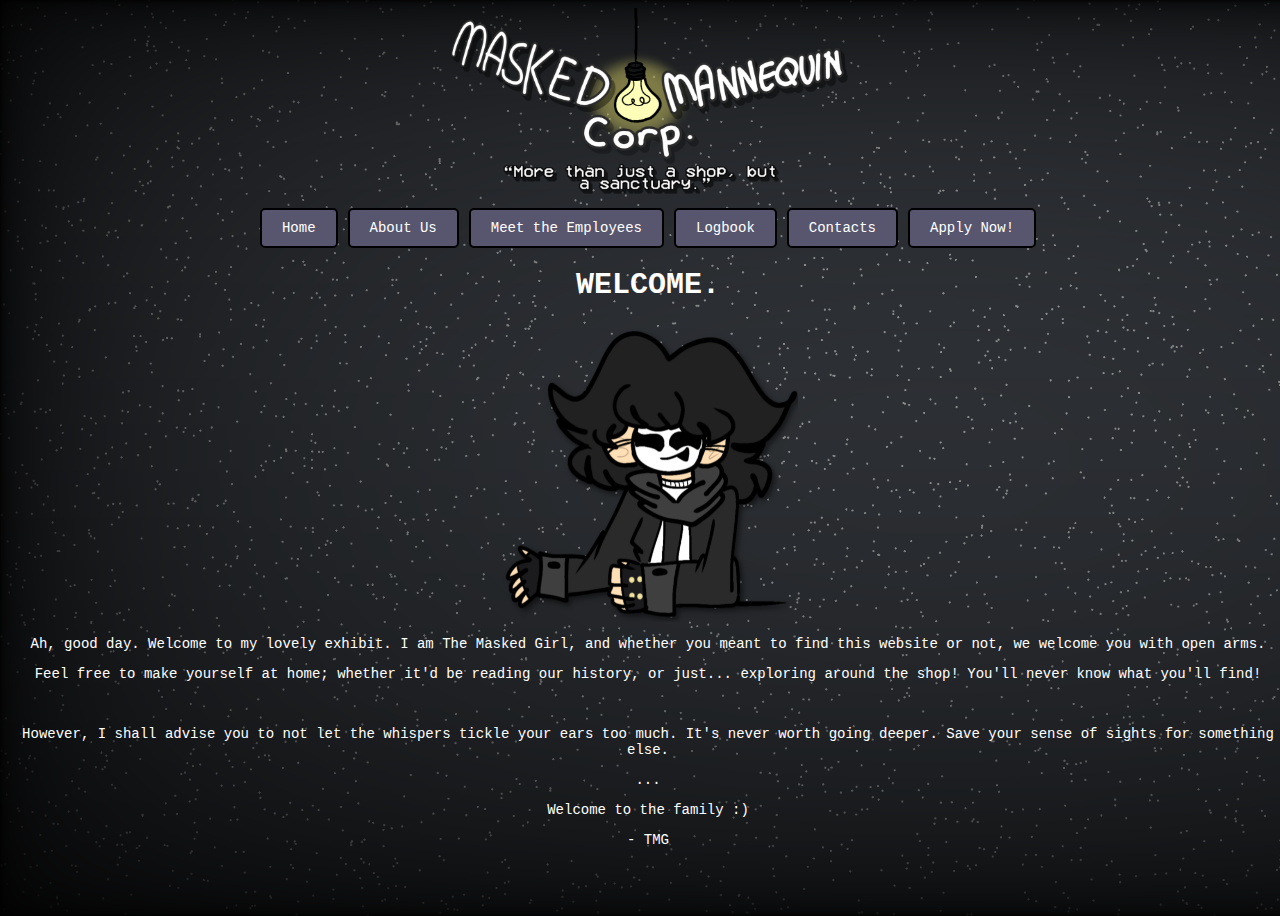
<file: index.html>
<html>
<head>
<meta charset="UTF-8">
  <meta name="viewport" content="width=device-width, initial-scale=1.0">
<link rel="shortcut icon" 
      href="images\favicon_io\favicon.ico">
<title>MASKED MANNEQUIN CORP.</title>
</head>
<style>
body {
  width: 100vw;
  height: 100vh;
  background: url('background.png');
  background-size: cover;
  color; white;
}

.header {
  padding: 10px;
  text-align: center;
  background: #7f58a6;
  color: white;
  font-size: 30px;
  
}

body {
  color: white;
  font-family: "Lucida Console", "Courier New", monospace;
  font-size: 14px;
}

h1 {
  color: white;
  font-family: "Lucida Console", "Courier New", monospace;
  font-size: 30px;
  
}

h2 {
  color: white;
  font-family: "Lucida Console", "Courier New", monospace;
  font-size: 20px;
  
}
</style>

<style>
.button-group {
    justify-content: center;
    align-items: center;
    display: flex;
    gap: 10px;
}

.button {
    display: inline-block;
    padding: 10px 20px;
    background-color: #58566e;
    color: white;
    text-align: center;
    text-decoration: none;
    border: 2px solid #000000;
    border-radius: 5px;
    transition: background-color 0.3s, color 0.3s;
}

.button:hover {
    background-color: white;
    color: #25242e;
}
  </style>
  
<center>

<img src="logo.png" height="200px" width="400px">

<div class="button-group">
        <a href="index.html" class="button">Home</a>
        <a href="aboutus.html" class="button">About Us</a>
        <a href="meettheemployees.html" class="button">Meet the Employees</a>
        <a href="logbook.html" class="button">Logbook</a>
        <a href="contacts.html" class="button">Contacts</a>
        <a href="https://docs.google.com/forms/d/e/1FAIpQLSdJH8YsPTKHPxb6wnlEftl_Z15uZz1q7YruC80llouWi1eugg/viewform" class="button">Apply Now!</a>
</div>

<h1><b>WELCOME.</h1></b>
<img src="tmg_welcome.png" height="300px" width="300px">

<p>Ah, good day. Welcome to my lovely exhibit. I am The Masked Girl, and whether you meant to find this website or not, we welcome you with open arms.</p>
<p>Feel free to make yourself at home; whether it'd be reading our history, or just... exploring around the shop! You'll never know what you'll find!</p>

<br>

<p>However, I shall advise you to not let the whispers tickle your ears too much. It's never worth going deeper. Save your sense of sights for something else.</p>

<p>...</p>

<p>Welcome to the family :)</p>
<p>- TMG</p>

<br>
</file>
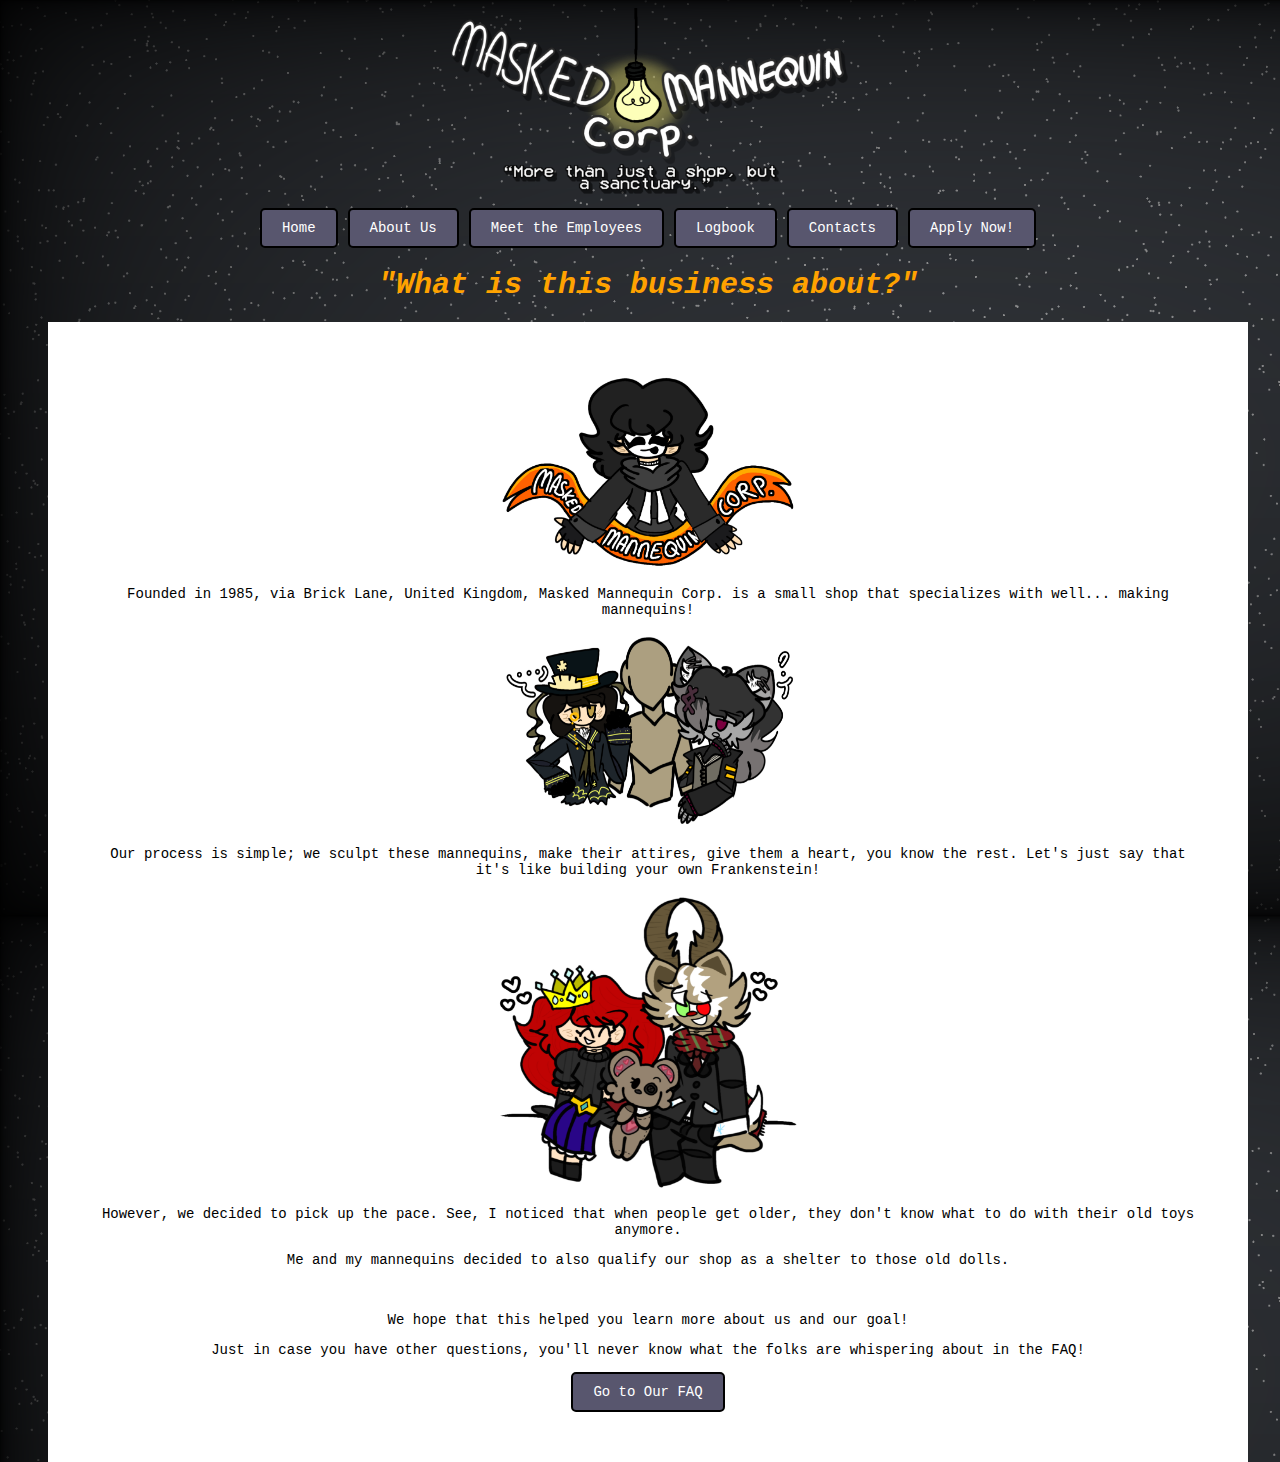
<file: aboutus.html>
<html>
<head>
<meta charset="UTF-8">
  <meta name="viewport" content="width=device-width, initial-scale=1.0">
<link rel="shortcut icon" 
      href="images\favicon_io\favicon.ico">
<title>ABOUT US.</title>
</head>
<style>
body {
  width: 100vw;
  height: 100vh;
  background: url('background.png');
  background-size: cover;
  color; white;
}

.header {
  padding: 10px;
  text-align: center;
  background: #7f58a6;
  color: white;
  font-size: 30px;
  
}

body {
  color: rgb(0, 0, 0);
  font-family: "Lucida Console", "Courier New", monospace;
  font-size: 14px;
}

h1 {
  color: rgb(255, 162, 0);
  font-family: "Lucida Console", "Courier New", monospace;
  font-size: 30px;
  
}

h2 {
  color: white;
  font-family: "Lucida Console", "Courier New", monospace;
  font-size: 20px;
</style>

<style>
.button-group {
    justify-content: center;
    align-items: center;
    display: flex;
    gap: 10px;
}

.button {
    display: inline-block;
    padding: 10px 20px;
    background-color: #58566e;
    color: white;
    text-align: center;
    text-decoration: none;
    border: 2px solid #000000;
    border-radius: 5px;
    transition: background-color 0.3s, color 0.3s;
}

.button:hover {
    background-color: white;
    color: #25242e;
}

  </style>

<style>
  .info {
    background-color: rgb(255, 255, 255);
    width: 1100px;
    padding: 50px;
    margin: 20px;
  }
  </style>

<center>

<img src="logo.png" height="200px" width="400px">

<div class="button-group">
  <a href="index.html" class="button">Home</a>
  <a href="aboutus.html" class="button">About Us</a>
  <a href="meettheemployees.html" class="button">Meet the Employees</a>
  <a href="logbook.html" class="button">Logbook</a>
  <a href="contacts.html" class="button">Contacts</a>
  <a href="https://docs.google.com/forms/d/e/1FAIpQLSdJH8YsPTKHPxb6wnlEftl_Z15uZz1q7YruC80llouWi1eugg/viewform" class="button">Apply Now!</a>
</div>

<h1><b><i>"What is this business about?"</h1></b></i>
<div class="info">
<img src="tmg_companybanner.png" width="300px" height="200px">

<p>Founded in 1985, via Brick Lane, United Kingdom, Masked Mannequin Corp. is a small shop that specializes with well... making mannequins!</p>
<img src="mannequin_aboutus.png" width="300px" height="200px">
<p>Our process is simple; we sculpt these mannequins, make their attires, give them a heart, you know the rest. Let's just say that it's like building your own Frankenstein!</p>

<img src="toy_aboutus.png" width="300px" height="300px">
<p>However, we decided to pick up the pace. See, I noticed that when people get older, they don't know what to do with their old toys anymore.</p>
<p>Me and my mannequins decided to also qualify our shop as a shelter to those old dolls.</p>

<br>

<p>We hope that this helped you learn more about us and our goal!<p>
<p>Just in case you have other questions, you'll never know what the folks are whispering about in the FAQ!</p>

<a href="FAQ.html" class="button">Go to Our FAQ</a>
</div>
</file>
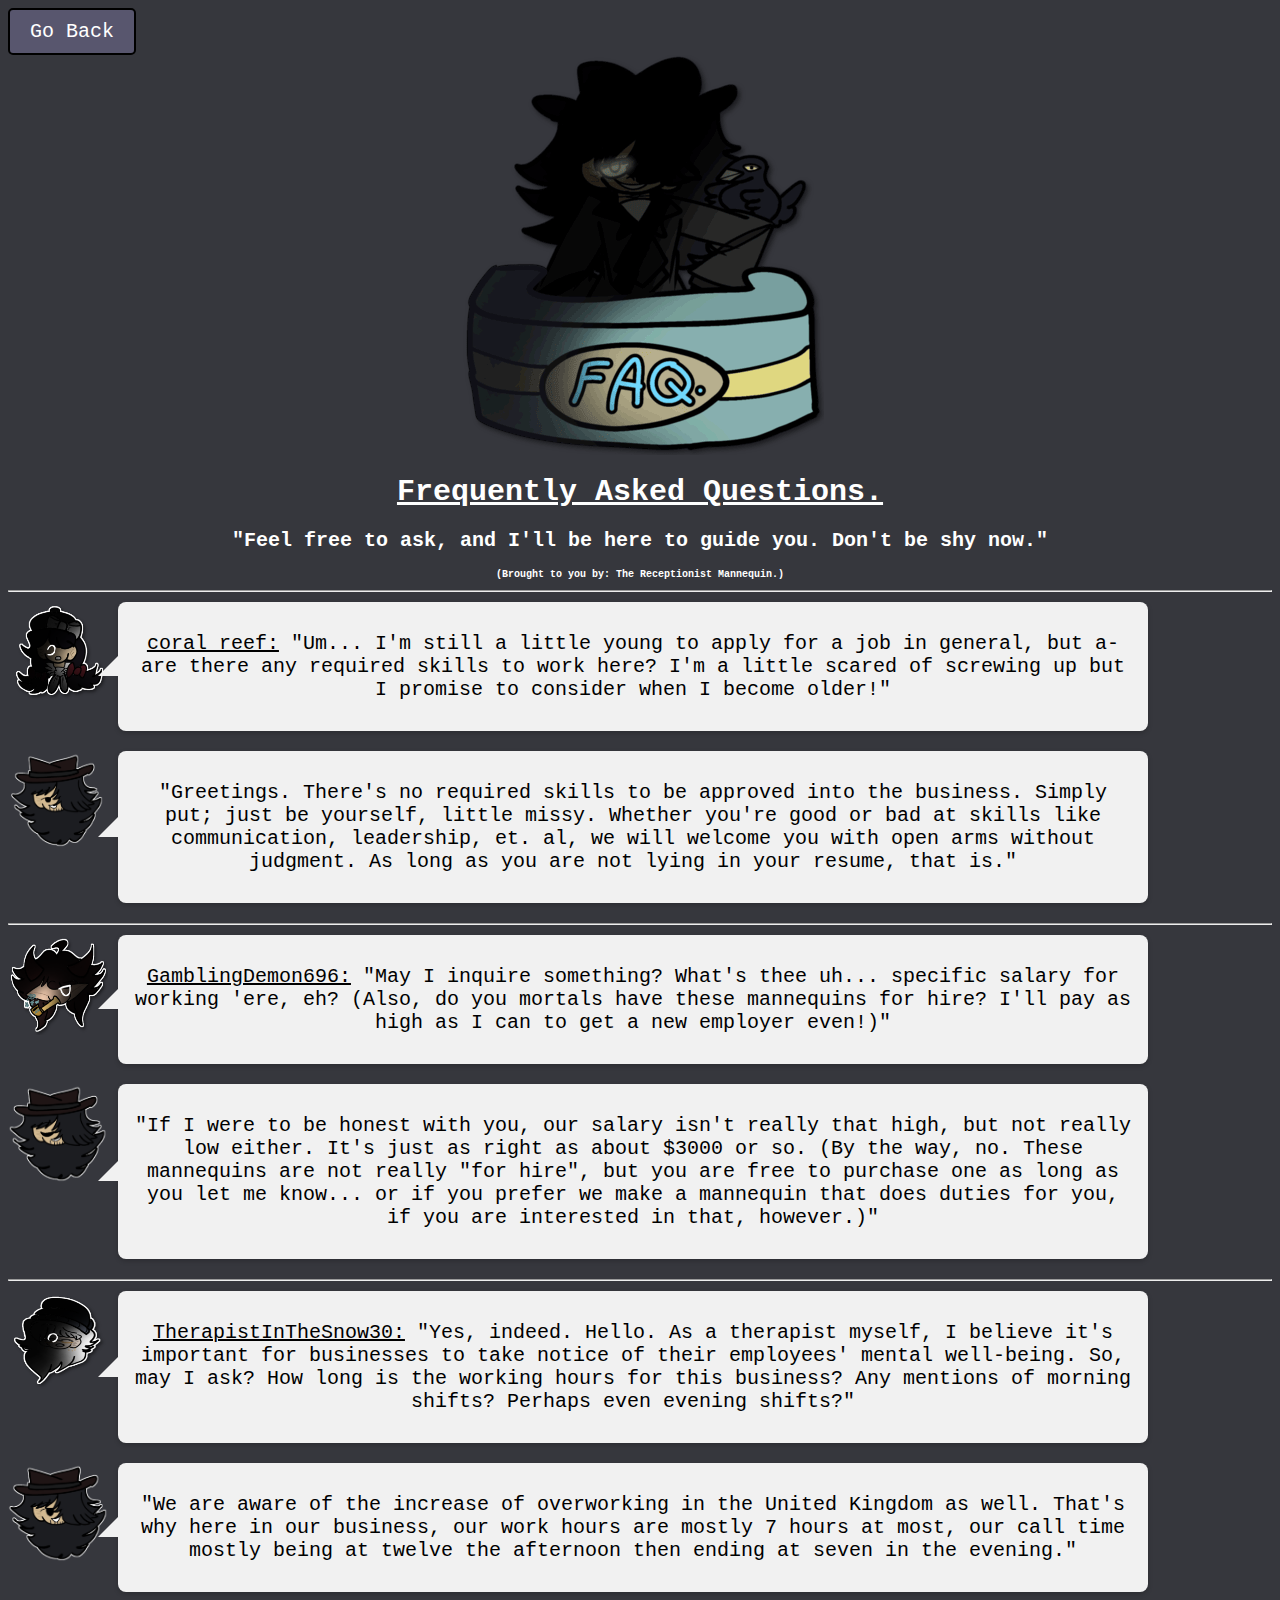
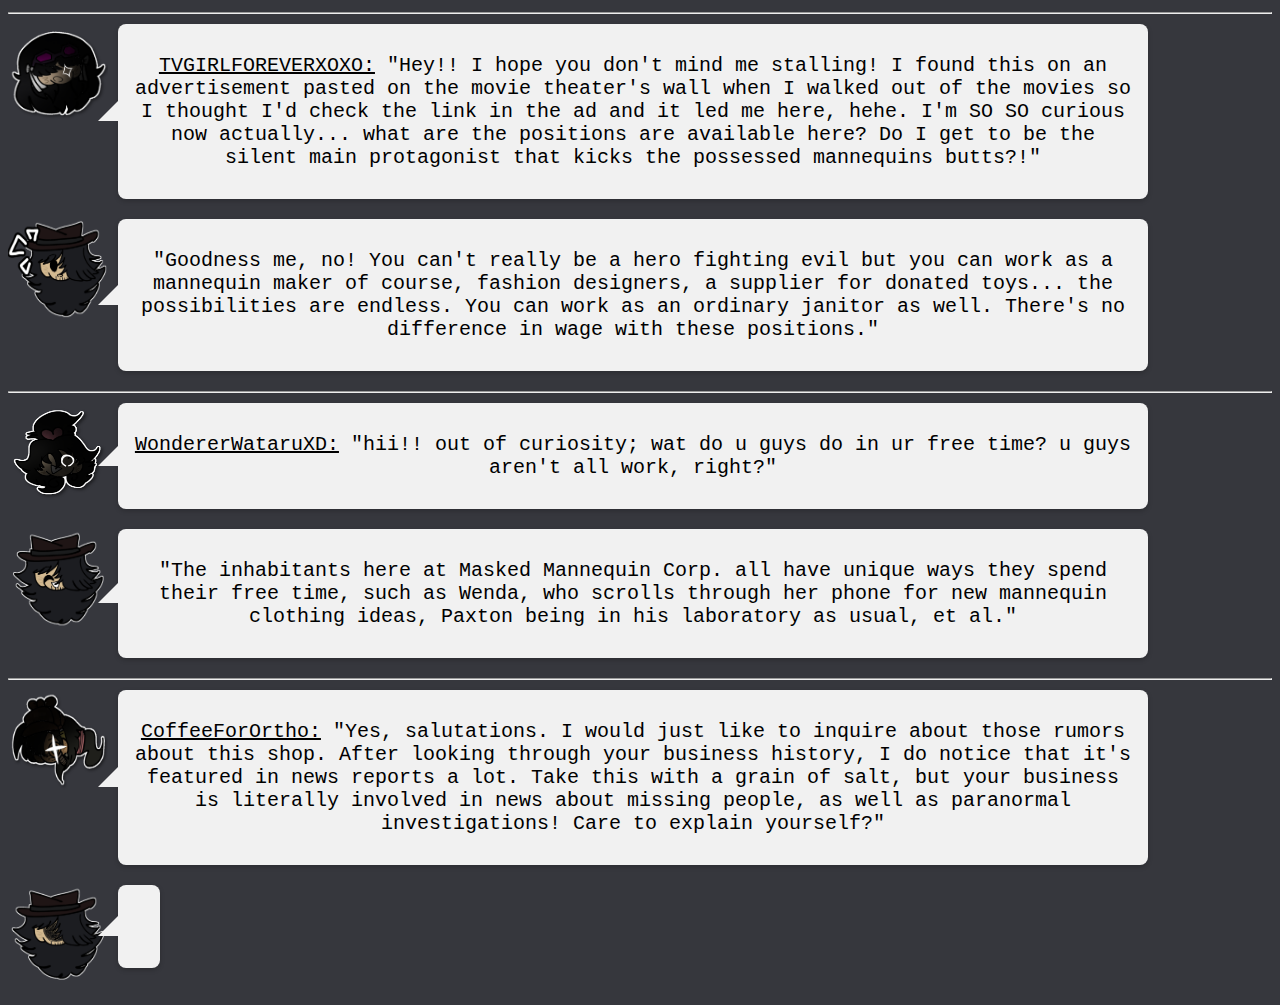
<file: FAQ.html>
<html>
  <meta charset="UTF-8">
  <meta name="viewport" content="width=device-width, initial-scale=1.0">
<link rel="shortcut icon" 
      href="images\favicon_io\favicon.ico">
<title>Help Desk.</title>
<body bgcolor="#36373d">
</head>

<style>
h1 {
  color: white;
  font-family: "Lucida Console", "Courier New", monospace;
  font-size: 30px;
  
}

h2 {
  color: white;
  font-family: "Lucida Console", "Courier New", monospace;
  font-size: 20px;
  
}

h3 {
  color: white;
  font-family: "Lucida Console", "Courier New", monospace;
  font-size: 10px;
  
}

body {
  color: black;
  font-family: "Lucida Console", "Courier New", monospace;
  font-size: 20px;
  
}
</style>

<style>
.button {
    display: inline-block;
    padding: 10px 20px;
    background-color: #58566e;
    color: white;
    text-align: center;
    text-decoration: none;
    border: 2px solid #000000;
    border-radius: 5px;
    transition: background-color 0.3s, color 0.3s;
}

.button:hover {
    background-color: white;
    color: #25242e;
}

a {
  text-decoration: none;
}

</style>

<link rel="stylesheet" href="styles.css">

<a href="aboutus.html" class="button">Go Back</a>

<center>

<img src="literallywhatswrongwithhim.png">

<h1><u>Frequently Asked Questions.</h1></u>
<h2>"Feel free to ask, and I'll be here to guide you. Don't be shy now."</h2>
<h3>(Brought to you by: The Receptionist Mannequin.)</h2>

<hr>

<center>

<div class="faq-item">
    <div class="sailor-icon">
        <img src="sailor_icon.png" alt="coral_reef572" width="100px" height="100px">
    </div>
    <div class="demon-speech-bubble">
        <p><u>coral_reef:</u> "Um... I'm still a little young to apply for a job in general, but a-are there any required skills to work here? I'm a little scared of screwing up but I promise to consider when I become older!"</p>
    </div>
</div>

<div class="faq-item">
    <div class="receptionist-icon">
        <img src="receptionist_head_5.png" alt="Receptionist Mannequin" width="100px" height="100px">
    </div>
    <div class="receptionist-speech-bubble">
        <p>"Greetings. There's no required skills to be approved into the business. Simply put; just be yourself, little missy. Whether you're good or bad at skills like communication, leadership, et. al, we will welcome you with open arms without judgment. As long as you are not lying in your resume, that is."</p>
    </div>
</div>

<hr>

<div class="faq-item">
    <div class="demon-icon">
        <img src="demon_icon.png" alt="GamblingDemon696" width="100px" height="100px">
    </div>
    <div class="demon-speech-bubble">
        <p><u>GamblingDemon696:</u> "May I inquire something? What's thee uh... specific salary for working 'ere, eh? (Also, do you mortals have these mannequins for hire? I'll pay as high as I can to get a new employer even!)"</p>
    </div>
</div>

<div class="faq-item">
    <div class="receptionist-icon">
        <img src="receptionist_head_2.png" alt="Receptionist Mannequin" width="100px" height="100px">
    </div>
    <div class="receptionist-speech-bubble">
        <p>"If I were to be honest with you, our salary isn't really that high, but not really low either. It's just as right as about $3000 or so. (By the way, no. These mannequins are not really "for hire", but you are free to purchase one as long as you let me know... or if you prefer we make a mannequin that does duties for you, if you are interested in that, however.)"</p>
    </div>
</div>

<hr>


<div class="faq-item">
    <div class="therapist-icon">
        <img src="therapist_icon.png" alt="coral_reef572" width="100px" height="100px">
    </div>
    <div class="therapist-speech-bubble">
        <p><u>TherapistInTheSnow30:</u> "Yes, indeed. Hello. As a therapist myself, I believe it's important for businesses to take notice of their employees' mental well-being. So, may I ask? How long is the working hours for this business? Any mentions of morning shifts? Perhaps even evening shifts?"</p>
    </div>
</div>

<div class="faq-item">
    <div class="receptionist-icon">
        <img src="receptionist_head_1.png" alt="Receptionist Mannequin" width="100px" height="100px">
    </div>
    <div class="receptionist-speech-bubble">
        <p>"We are aware of the increase of overworking in the United Kingdom as well. That's why here in our business, our work hours are mostly 7 hours at most, our call time mostly being at twelve the afternoon then ending at seven in the evening."</p>
    </div>
</div>

<hr>

<div class="faq-item">
    <div class="tvgirl-icon">
        <img src="tvgirl_icon.png" alt="TVGIRLFOREVERXOXO" width="100px" height="100px">
    </div>
    <div class="tvgirl-speech-bubble">
        <p><u>TVGIRLFOREVERXOXO:</u> "Hey!! I hope you don't mind me stalling! I found this on an advertisement pasted on the movie theater's wall when I walked out of the movies so I thought I'd check the link in the ad and it led me here, hehe. I'm SO SO curious now actually... what are the positions are available here? Do I get to be the silent main protagonist that kicks the possessed mannequins butts?!"</p>
    </div>
</div>

<div class="faq-item">
    <div class="receptionist-icon">
        <img src="receptionist_head_3.png" alt="Receptionist Mannequin" width="100px" height="100px">
    </div>
    <div class="receptionist-speech-bubble">
        <p>"Goodness me, no! You can't really be a hero fighting evil but you can work as a mannequin maker of course, fashion designers, a supplier for donated toys... the possibilities are endless. You can work as an ordinary janitor as well. There's no difference in wage with these positions."</p>
    </div>
</div>

<hr>

<div class="faq-item">
    <div class="student-icon">
        <img src="student_icon.png" alt="WondererWataruXD" width="100px" height="100px">
    </div>
    <div class="student-speech-bubble">
        <p><u>WondererWataruXD:</u> "hii!! out of curiosity; wat do u guys do in ur free time? u guys aren't all work, right?"</p>
    </div>
</div>

<div class="faq-item">
    <div class="receptionist-icon">
        <img src="receptionist_head_4.png" alt="Receptionist Mannequin" width="100px" height="100px">
    </div>
    <div class="receptionist-speech-bubble">
        <p>"The inhabitants here at Masked Mannequin Corp. all have unique ways they spend their free time, such as Wenda, who scrolls through her phone for new mannequin clothing ideas, Paxton being in his laboratory as usual, et al."</p>
    </div>
</div>

<hr>

<div class="faq-item">
    <div class="detective-icon">
        <img src="detective_icon.png" alt="CoffeeForOrtho" width="100px" height="100px">
    </div>
    <div class="detective-speech-bubble">
        <p><u>CoffeeForOrtho:</u> "Yes, salutations. I would just like to inquire about those rumors about this shop. After looking through your business history, I do notice that it's featured in news reports a lot. Take this with a grain of salt, but your business is literally involved in news about missing people, as well as paranormal investigations! Care to explain yourself?"</p>
    </div>
</div>

<div class="faq-item">
    <div class="receptionist-icon">
        <img src="thinkyouhitanewlowwiththatone.png" alt="Receptionist Mannequin" width="100px" height="100px">
    </div>
    <div class="receptionist-speech-bubble">
        <p><a href="halt.html">‎&nbsp;</a></p>
    </div>
</div>
</file>
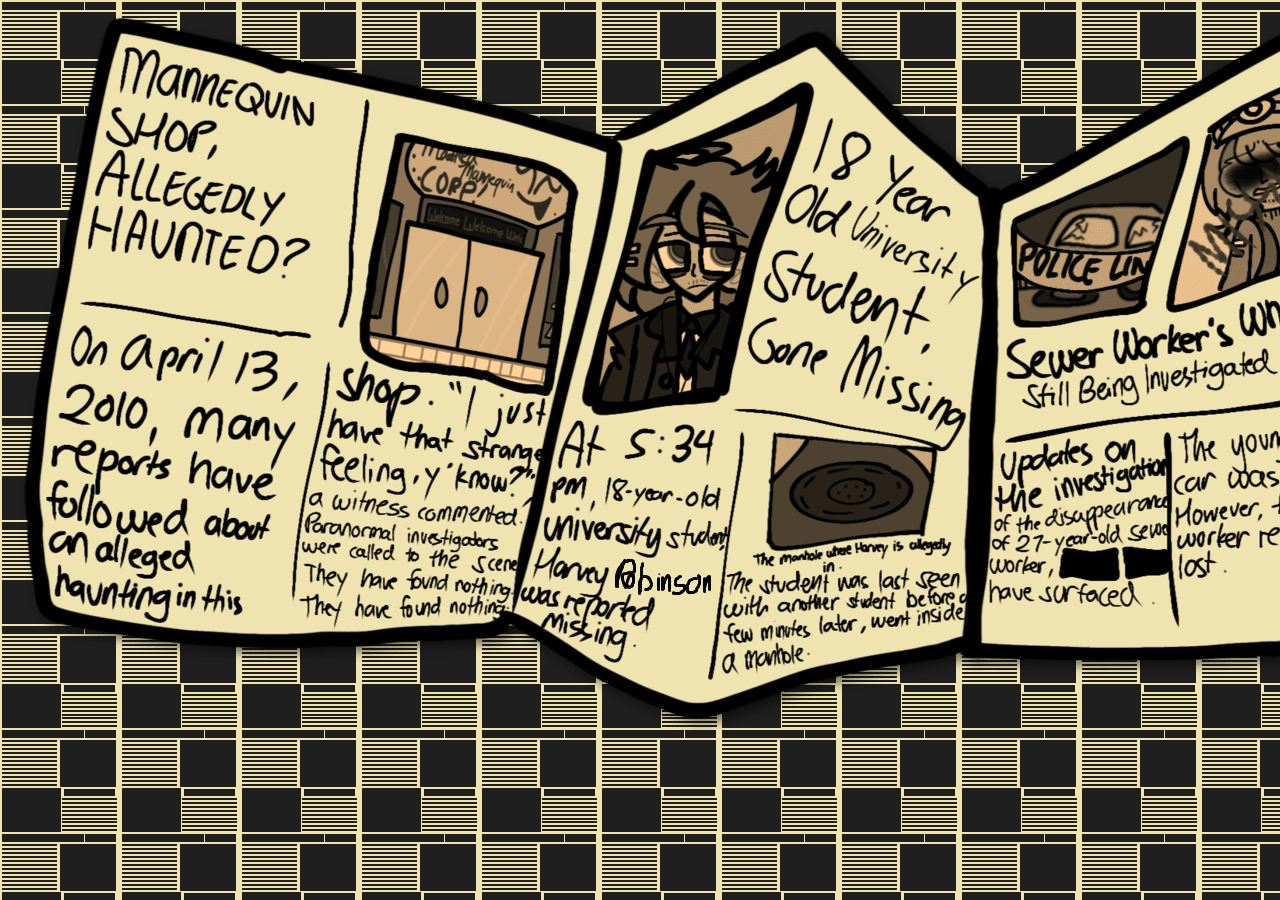
<file: likewhatyousee.html>
<html>
  <meta charset="UTF-8">
  <meta name="viewport" content="width=device-width, initial-scale=1.0">
<link rel="shortcut icon" 
      href="iMaGeSs\favicon.ico">
<title>You reap what you sow.</title>

<style>
body {
  background-image: url("newspaper_element.png");
  background-repeat: repeat;
}
</style>

<center>
<img src="lastpieceofthepuzzle.png">
</file>
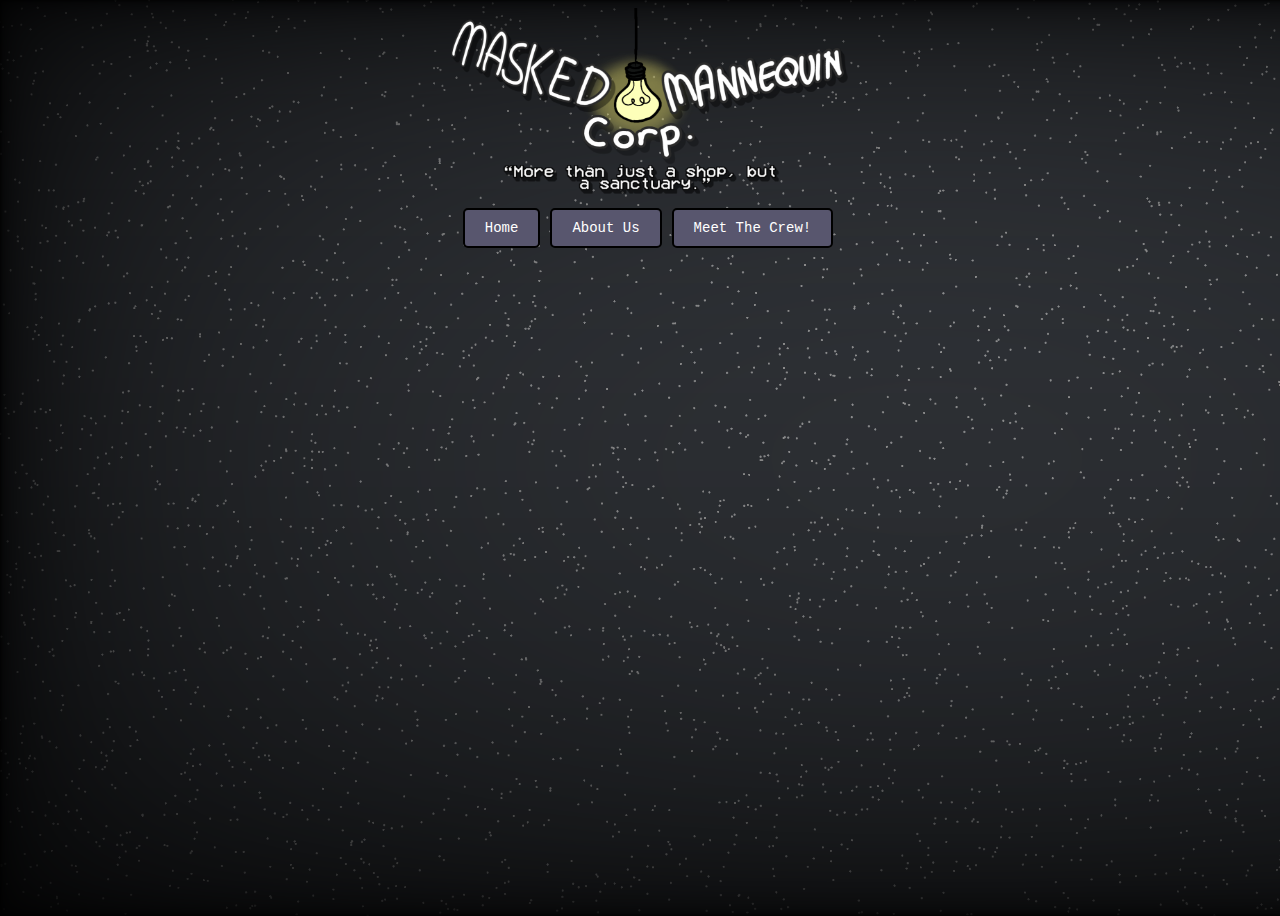
<file: meetthecrew.html>
<html>
<head>
<meta charset="UTF-8">
  <meta name="viewport" content="width=device-width, initial-scale=1.0">
<link rel="shortcut icon" 
      href="images\favicon_io\favicon.ico">
<title>MEET US!</title>
</head>
<style>
body {
  width: 100vw;
  height: 100vh;
  background: url('background.png');
  background-size: cover;
  color; white;
}

.header {
  padding: 10px;
  text-align: center;
  background: #7f58a6;
  color: white;
  font-size: 30px;
  
}

body {
  color: white;
  font-family: "Lucida Console", "Courier New", monospace;
  font-size: 14px;
}

h1 {
  color: white;
  font-family: "Lucida Console", "Courier New", monospace;
  font-size: 30px;
  
}

h2 {
  color: white;
  font-family: "Lucida Console", "Courier New", monospace;
  font-size: 20px;
  
}

h6 {
  color: white;
  font-family: "Lucida Console", "Courier New", monospace;
  font-size: 10px;
</style>

<style>
.button-group {
    justify-content: center;
    align-items: center;
    display: flex;
    gap: 10px;
}

.button {
    display: inline-block;
    padding: 10px 20px;
    background-color: #58566e;
    color: white;
    text-align: center;
    text-decoration: none;
    border: 2px solid #000000;
    border-radius: 5px;
    transition: background-color 0.3s, color 0.3s;
}

.button:hover {
    background-color: white;
    color: #25242e;
}

</style>

<center>

<img src="logo.png" height="200px" width="400px">

<div class="button-group">
        <a href="home.html" class="button">Home</a>
        <a href="aboutus.html" class="button">About Us</a>
        <a href="meetthecrew.html" class="button">Meet The Crew!</a>
</file>
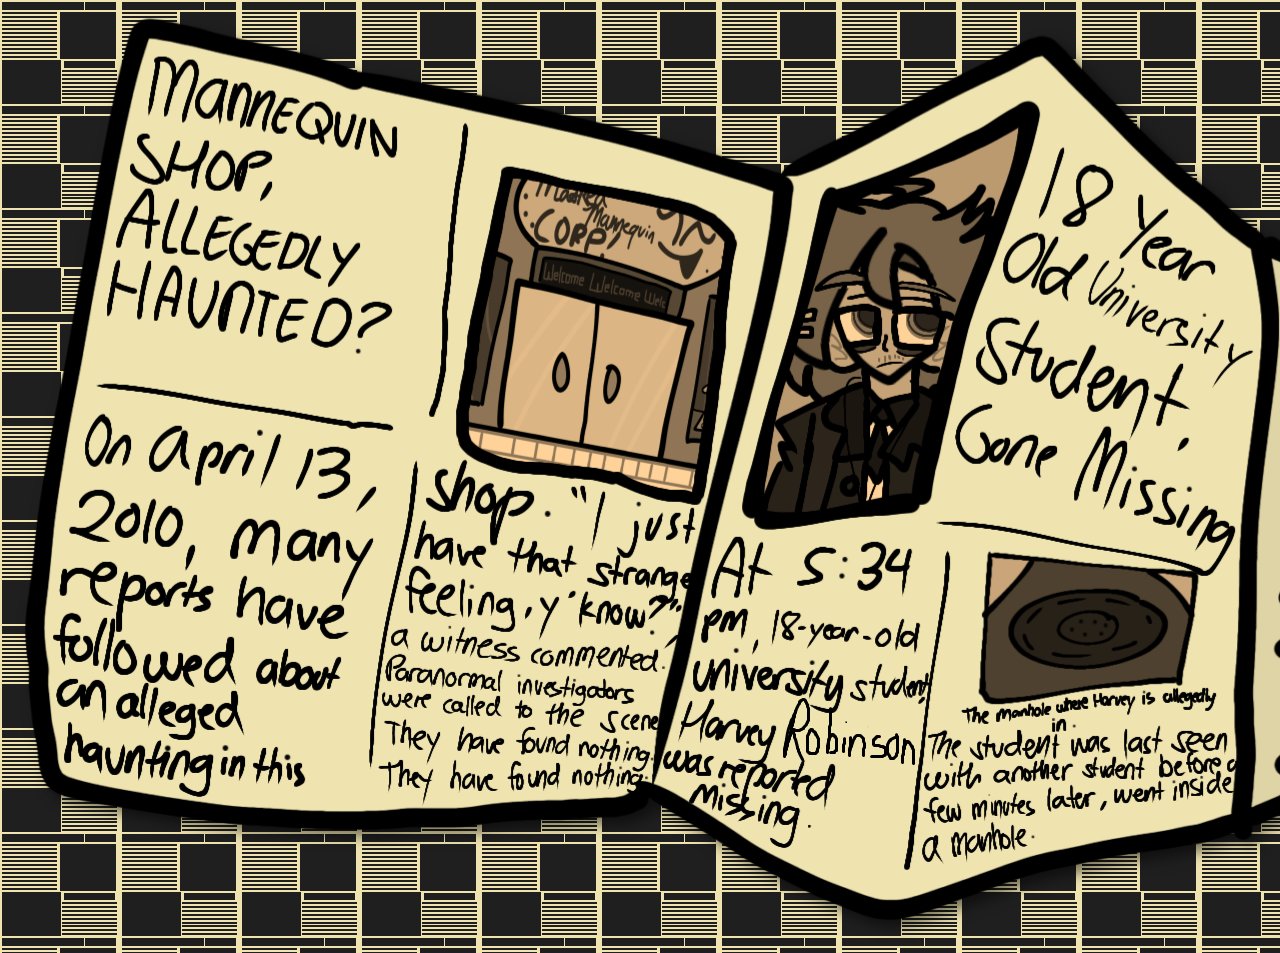
<file: oristhere.html>
<html>
  <meta charset="UTF-8">
  <meta name="viewport" content="width=device-width, initial-scale=1.0">
<link rel="shortcut icon" 
      href="iMaGeSs\favicon.ico">
<title>Or Is There?</title>

<style>
body {
  background-image: url("newspaper_element.png");
  background-repeat: repeat;
}
</style>

<script>
//
alert ("Deep.")
alert ("Deep is such a good word.")
alert ("I like it.")
</script>

<center>
<img src="badmemories.png">
</file>
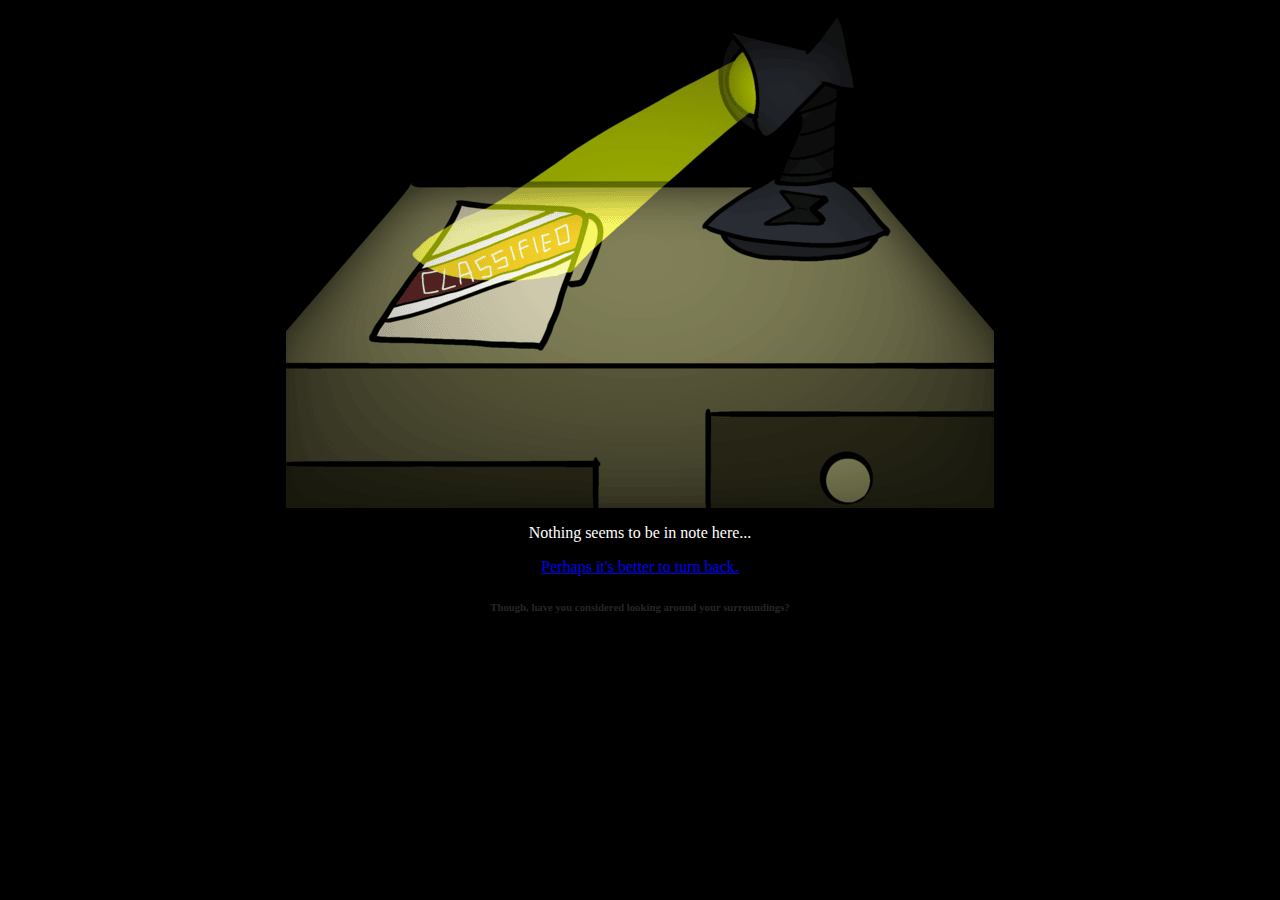
<file: thefoolishone.html>
<html>
  <meta charset="UTF-8">
  <meta name="viewport" content="width=device-width, initial-scale=1.0">
<link rel="shortcut icon" 
      href="iMaGeSs\favicon.ico">
<title>...</title>
<body bgcolor="#000000">
</head>


  
<style>

body {
  color: white;
}

h6 {
  color: #262626;
}

</style>
  
<center>

<img src="office desk.png" usemap="#workmap">

<map name="workmap">
   <area shape="square" coords="103,203,284,328" alt="Folder" href="bloodymary.html">
   <area shape="rect" coords="2,497,311,452" href="Recording.html" alt="Cabinet 1">
   <area shape="rect" coords="419,401,705,496" alt="Cabinet 2" href="last seen.png">
   
</map>

<p>Nothing seems to be in note here...</p>
<p><a href="meettheemployees.html">Perhaps it's better to turn back.</a></p>
<h6>Though, have you considered looking around your surroundings?</h6>
</file>
<file: styles.css>
.faq-item {
    display: flex;
    align-items: flex-start;
    margin-bottom: 20px;
}

.student-icon, .tvgirl-icon, .therapist-icon, .sailor-icon, .demon-icon, .detective-icon, .receptionist-icon {
    margin-right: 10px;
}

.student-speech-bubble, .tvgirl-speech-bubble, .therapist-speech-bubble, .sailor-speech-bubble, .demon-speech-bubble, .detective-speech-bubble, .receptionist-speech-bubble {
    position: relative;
	background: #f1f1f1;
	border-radius:.4em;
    padding: 10px 15px;
    max-width: 1000px;
    box-shadow: 0 2px 5px rgba(0, 0, 0, 0.2);
}

.student-speech-bubble::after {
    content: '';
	position: absolute;
	left: 0;
	top: 50%;
	width: 0;
	height: 0;
	border: 20px solid transparent;
	border-right-color: #f1f1f1;
	border-left: 0;
	border-bottom: 0;
	margin-top: -10px;
	margin-left: -20px;
}

.tvgirl-speech-bubble::after {
    content: '';
	position: absolute;
	left: 0;
	top: 50%;
	width: 0;
	height: 0;
	border: 20px solid transparent;
	border-right-color: #f1f1f1;
	border-left: 0;
	border-bottom: 0;
	margin-top: -10px;
	margin-left: -20px;
}

.therapist-speech-bubble::after {
    content: '';
	position: absolute;
	left: 0;
	top: 50%;
	width: 0;
	height: 0;
	border: 20px solid transparent;
	border-right-color: #f1f1f1;
	border-left: 0;
	border-bottom: 0;
	margin-top: -10px;
	margin-left: -20px;
}


.sailor-speech-bubble::after {
    content: '';
	position: absolute;
	left: 0;
	top: 50%;
	width: 0;
	height: 0;
	border: 20px solid transparent;
	border-right-color: #f1f1f1;
	border-left: 0;
	border-bottom: 0;
	margin-top: -10px;
	margin-left: -20px;
}

.demon-speech-bubble::after {
    content: '';
	position: absolute;
	left: 0;
	top: 50%;
	width: 0;
	height: 0;
	border: 20px solid transparent;
	border-right-color: #f1f1f1;
	border-left: 0;
	border-bottom: 0;
	margin-top: -10px;
	margin-left: -20px;
}

.detective-speech-bubble::after {
    content: '';
	position: absolute;
	left: 0;
	top: 50%;
	width: 0;
	height: 0;
	border: 20px solid transparent;
	border-right-color: #f1f1f1;
	border-left: 0;
	border-bottom: 0;
	margin-top: -10px;
	margin-left: -20px;
}

.receptionist-speech-bubble::after {
    content: '';
	position: absolute;
	left: 0;
	top: 50%;
	width: 0;
	height: 0;
	border: 20px solid transparent;
	border-right-color: #f1f1f1;
	border-left: 0;
	border-bottom: 0;
	margin-top: -10px;
	margin-left: -20px;
}
</file>
